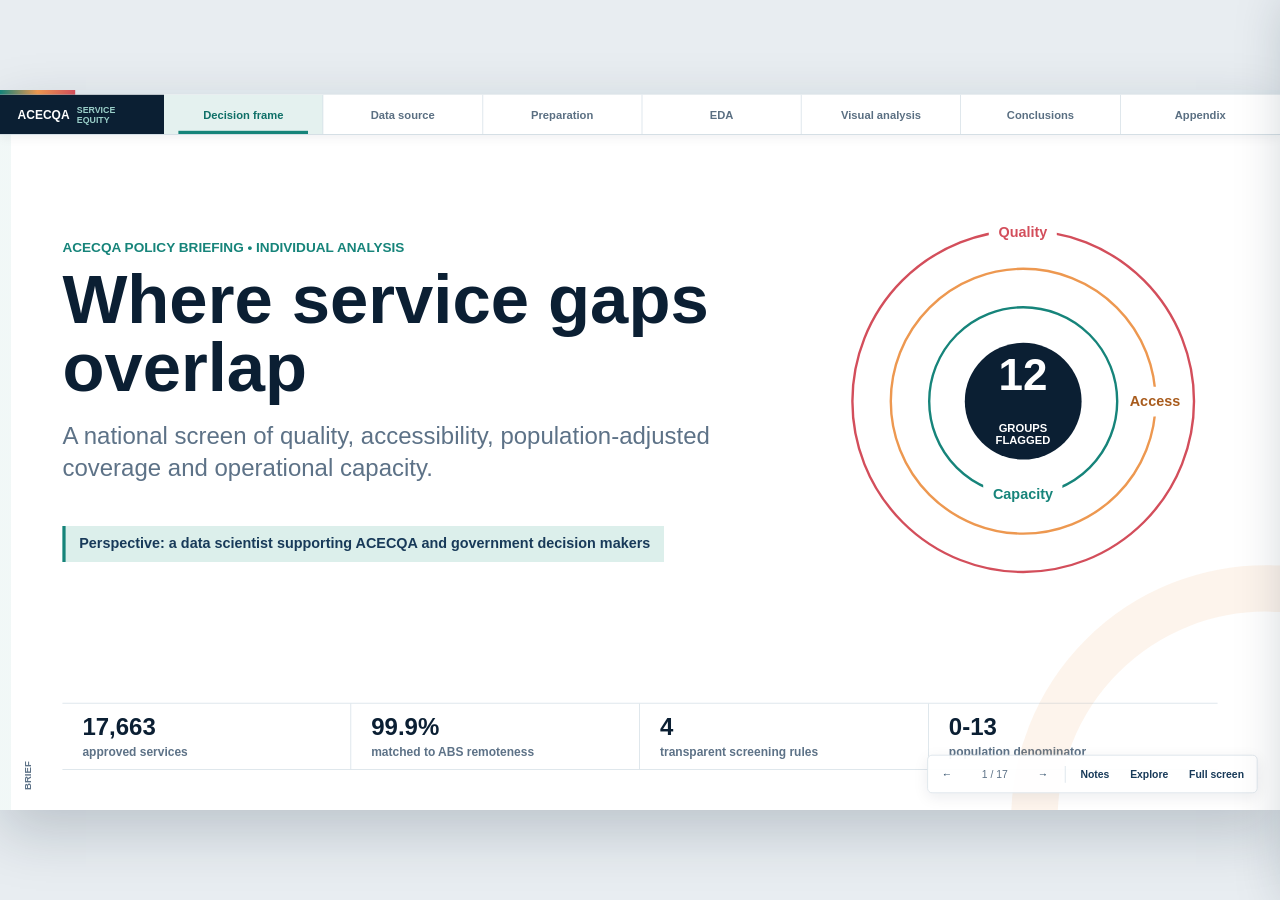
<file: html_ppt/index.html>
<!doctype html>
<html lang="en">
<head>
  <meta charset="utf-8">
  <meta name="viewport" content="width=device-width, initial-scale=1">
  <meta name="description" content="ACECQA policy briefing on overlapping service quality, accessibility, coverage and operational gaps.">
  <title>ACECQA Service Equity Screening</title>
  <link rel="icon" type="image/svg+xml" href="data:image/svg+xml,%3Csvg xmlns='http://www.w3.org/2000/svg' viewBox='0 0 64 64'%3E%3Crect width='64' height='64' rx='10' fill='%230b1f33'/%3E%3Cpath d='M13 45 27 17h10l14 28H40l-2.5-6H25.8l-2.6 6Zm16-15h5.4L31.8 23Z' fill='%23f7f9fa'/%3E%3Ccircle cx='49' cy='15' r='6' fill='%23f0a15e'/%3E%3C/svg%3E">
  <link rel="stylesheet" href="styles.css">
</head>
<body>
  <main class="deck" id="deck" aria-live="polite">
    <div class="progress-track" aria-hidden="true"><div class="progress-fill" id="progress-fill"></div></div>
    <nav class="chapter-nav" aria-label="Presentation sections">
      <div class="chapter-brand"><strong>ACECQA</strong><span>Service equity</span></div>
      <button type="button" data-chapter-start="1" data-chapter-end="2">Decision frame</button>
      <button type="button" data-chapter-start="3" data-chapter-end="3">Data source</button>
      <button type="button" data-chapter-start="4" data-chapter-end="4">Preparation</button>
      <button type="button" data-chapter-start="5" data-chapter-end="6">EDA</button>
      <button type="button" data-chapter-start="7" data-chapter-end="14">Visual analysis</button>
      <button type="button" data-chapter-start="15" data-chapter-end="17">Conclusions</button>
      <button type="button" data-chapter-start="18" data-chapter-end="21">Appendix</button>
    </nav>

    <section class="slide title-slide is-active" data-section="Brief" data-main="true">
      <div class="title-grid">
        <div class="title-copy">
          <p class="eyebrow">ACECQA policy briefing &bull; individual analysis</p>
          <h1>Where service gaps overlap</h1>
          <p class="title-subtitle">A national screen of quality, accessibility, population-adjusted coverage and operational capacity.</p>
          <div class="role-line">Perspective: a data scientist supporting ACECQA and government decision makers</div>
        </div>
        <div class="title-signal" aria-label="Four-dimensional screening framework">
          <div class="signal-ring ring-quality"><span>Quality</span></div>
          <div class="signal-ring ring-access"><span>Access</span></div>
          <div class="signal-ring ring-capacity"><span>Capacity</span></div>
          <div class="signal-core"><strong>12</strong><span>groups<br>flagged</span></div>
        </div>
      </div>
      <div class="metric-strip title-metrics">
        <div><strong>17,663</strong><span>approved services</span></div>
        <div><strong>99.9%</strong><span>matched to ABS remoteness</span></div>
        <div><strong>4</strong><span>transparent screening rules</span></div>
        <div><strong>0-13</strong><span>population denominator</span></div>
      </div>
      <aside class="speaker-note">
        I am [name], presenting as a data scientist supporting ACECQA. The business question is not simply where quality is lower or services are farther from transport. It is where quality, access, population-adjusted coverage and operational capacity gaps overlap, and therefore where ACECQA should investigate next.
      </aside>
    </section>

    <section class="slide" data-section="Decision frame" data-main="true">
      <header class="slide-heading">
        <p class="eyebrow">Key business question</p>
        <h2>The decision problem is overlap, not a single ranking</h2>
      </header>
      <blockquote class="kbq">Where do gaps in service quality, accessibility and operational capacity overlap across Australia, and which geographic groups warrant closer investigation?</blockquote>
      <div class="dimension-grid">
        <article class="dimension quality"><span class="dimension-index">01</span><h3>Quality</h3><p>Below-NQS share and seven quality areas</p></article>
        <article class="dimension access"><span class="dimension-index">02</span><h3>Accessibility</h3><p>Bus and train proximity, kept separate</p></article>
        <article class="dimension coverage"><span class="dimension-index">03</span><h3>Coverage</h3><p>Approved places per 1,000 children</p></article>
        <article class="dimension operations"><span class="dimension-index">04</span><h3>Operations</h3><p>Centre-Based capacity and annual hours</p></article>
      </div>
      <div class="logic-line" aria-label="Analysis logic">
        <span>Observe</span><i></i><span>Compare</span><i></i><span>Adjust</span><i></i><span>Screen</span><i></i><span>Validate locally</span>
      </div>
      <p class="bottom-takeaway">Outcome: a defensible investigation screen, not a causal model or automatic funding allocation.</p>
      <aside class="speaker-note">
        I organise the analysis around four compatible dimensions. Geography is the main hierarchy, while service type is treated as a confounder because the mix of Long Day Care, preschool and OSHC changes across remoteness. The result is a screening tool: it tells decision makers where to validate conditions, not where to allocate resources automatically.
      </aside>
    </section>

    <section class="slide" data-section="Data" data-main="true">
      <header class="slide-heading">
        <p class="eyebrow">Data sources</p>
        <h2>Three sources turn a register into a geographic planning dataset</h2>
      </header>
      <div class="source-stack">
        <article class="source-row">
          <div class="source-number">01</div>
          <div><h3>ACECQA approved services register</h3><p>Service type, ratings, approval details, capacity and operating calendars.</p></div>
          <div class="source-stat"><strong>17,663</strong><span>service records</span></div>
        </article>
        <article class="source-row">
          <div class="source-number">02</div>
          <div><h3>Instructor-enriched location fields</h3><p>Coordinates, nearest bus and train station, and distance to each station.</p></div>
          <div class="source-stat"><strong>114</strong><span>&gt;500 km records reviewed</span></div>
        </article>
        <article class="source-row">
          <div class="source-number">03</div>
          <div><h3>ABS ASGS 2021 and Census DataPack</h3><p>Official Remoteness Area polygons and exact ages 0-13 usual-resident counts.</p></div>
          <div class="source-stat"><strong>4.32m</strong><span>children in scope</span></div>
        </article>
      </div>
      <div class="scope-band">
        <div><span>Unit of analysis</span><strong>Approved service</strong></div>
        <div><span>Geographic join</span><strong>State-specific RA code</strong></div>
        <div><span>Register design</span><strong>Cross-sectional snapshot</strong></div>
      </div>
      <p class="source-citation">Sources: <a href="https://www.acecqa.gov.au/resources/national-registers" target="_blank" rel="noreferrer">ACECQA National Registers</a>; <a href="https://www.abs.gov.au/statistics/standards/australian-statistical-geography-standard-asgs/edition-3-july-2021-june-2026/access-and-downloads/digital-boundary-files" target="_blank" rel="noreferrer">ABS ASGS Edition 3</a>; <a href="https://www.abs.gov.au/census/find-census-data/datapacks" target="_blank" rel="noreferrer">ABS 2021 Census DataPacks</a>.</p>
      <aside class="speaker-note">
        The primary source is the supplied ACECQA service register. I supplement it with the teacher-added location fields, official ABS 2021 Remoteness Area boundaries and Census population counts for exact ages zero to thirteen. The service remains the unit of analysis. Because the register is a current snapshot and the denominator is from 2021, coverage ratios are planning proxies rather than current vacancy estimates.
      </aside>
    </section>

    <section class="slide" data-section="Preparation" data-main="true">
      <header class="slide-heading">
        <p class="eyebrow">Data preparation</p>
        <h2>Preparation preserves the meaning of ratings, calendars and geography</h2>
      </header>
      <div class="pipeline">
        <article><span>01</span><h3>Audit</h3><p>Duplicates, missingness, categories and numeric coercion</p></article>
        <article><span>02</span><h3>Derive</h3><p>Meeting+, Below NQS, capacity, annual weekly hours</p></article>
        <article><span>03</span><h3>Validate</h3><p>Coordinates and implausible transport distances</p></article>
        <article><span>04</span><h3>Spatial join</h3><p>GeoPandas point-in-polygon against ABS RA</p></article>
        <article><span>05</span><h3>Standardise</h3><p>Approved places per 1,000 children aged 0-13</p></article>
        <article><span>06</span><h3>Model</h3><p>Robust adjusted associations, then transparent screening</p></article>
      </div>
      <div class="preparation-grid">
        <div class="decision-list">
          <h3>Analytical safeguards</h3>
          <p><strong>No invented quality score.</strong> Ratings remain ordered categories.</p>
          <p><strong>No global row deletion.</strong> Each analysis uses its own valid denominator.</p>
          <p><strong>No calendar summation.</strong> Annual, school-term and holiday schedules remain separate.</p>
          <p><strong>No capacity comparison for Family Day Care.</strong> Approved places are not comparable.</p>
        </div>
        <div class="audit-panel">
          <div><strong>0</strong><span>duplicate service IDs</span></div>
          <div><strong>841</strong><span>overlapping sessions merged</span></div>
          <div><strong>17,652</strong><span>services matched to RA</span></div>
        </div>
      </div>
      <aside class="speaker-note">
        The cleaning strategy is analysis-specific rather than complete-case deletion. Ratings remain ordinal categories, transport extremes are reviewed instead of mechanically dropped, and overlapping daily sessions are merged using interval unions. GeoPandas assigns each valid point to an official ABS Remoteness Area. Population is joined using the state-specific RA code, avoiding accidental joins between identically named remoteness categories in different states.
      </aside>
    </section>

    <section class="slide visual-slide" data-section="EDA" data-main="true">
      <header class="slide-heading compact">
        <p class="eyebrow">EDA 1 &bull; readiness</p>
        <h2>Missingness changes the denominator more than the map</h2>
      </header>
      <div class="visual-with-rail rail-narrow">
        <button class="image-button" data-image="assets/images/E01_data_readiness.png" title="Enlarge data-readiness figure">
          <img src="assets/images/E01_data_readiness.png" alt="Data readiness chart showing variable missingness and analysis-specific sample sizes">
        </button>
        <aside class="insight-rail">
          <div class="rail-stat"><strong>92.5%</strong><span>recognised overall rating</span></div>
          <div class="rail-stat warning"><strong>39.3%</strong><span>annual hours missing</span></div>
          <div class="rail-stat"><strong>60.6%</strong><span>annual-hours model sample</span></div>
          <p>Every percentage and model reports its own valid <em>n</em>.</p>
        </aside>
      </div>
      <p class="figure-note">Rows are retained for analyses where their required variables are valid; missing hours do not remove a service from geographic or quality analysis.</p>
      <aside class="speaker-note">
        EDA shows that geographic coverage is almost complete, while ratings are available for 92.5 percent of services. Hours are different: annual hours are missing for 39.3 percent, leaving 10,708 complete model records. I therefore report a different denominator for every analysis rather than deleting nearly forty percent of the register globally.
      </aside>
    </section>

    <section class="slide" data-section="EDA" data-main="true">
      <header class="slide-heading">
        <p class="eyebrow">EDA 2 &bull; distributions</p>
        <h2>Right-skew and service structure determine the visual and model choices</h2>
      </header>
      <div class="stats-table-wrap">
        <table class="stats-table">
          <thead><tr><th>Measure</th><th>Scope</th><th>Valid n</th><th>Missing</th><th>Mean</th><th>Median</th><th>P90</th></tr></thead>
          <tbody>
            <tr><td>Bus distance</td><td>All services</td><td>17,663</td><td>0.0%</td><td>32.1 km</td><td>10.2 km</td><td>76.2 km</td></tr>
            <tr><td>Train distance</td><td>All services</td><td>17,663</td><td>0.0%</td><td>11.4 km</td><td>2.5 km</td><td>20.6 km</td></tr>
            <tr><td>Nearest listed transport</td><td>All services</td><td>17,663</td><td>0.0%</td><td>9.5 km</td><td>2.3 km</td><td>16.0 km</td></tr>
            <tr><td>Approved places</td><td>Centre-Based</td><td>17,244</td><td>0.0%</td><td>68.8</td><td>60.0</td><td>120.0</td></tr>
            <tr><td>Annual hours / week</td><td>All services</td><td>10,716</td><td>39.3%</td><td>54.0 h</td><td>55.0 h</td><td>60.0 h</td></tr>
          </tbody>
        </table>
      </div>
      <div class="eda-decisions">
        <article><span>Distribution</span><strong>Use medians, P90 and log distance</strong><p>Means are pulled upward by the long transport tail.</p></article>
        <article><span>Comparability</span><strong>Restrict capacity to Centre-Based Care</strong><p>Family Day Care lacks a comparable approved-place measure.</p></article>
        <article><span>Confounding</span><strong>Control state, remoteness and broad type</strong><p>Sample composition changes substantially across geography.</p></article>
      </div>
      <aside class="speaker-note">
        The descriptive statistics explain several design choices. Transport distances are strongly right-skewed, so the presentation uses medians, the 90th percentile and logarithmic scales. Capacity is restricted to Centre-Based Care. EDA also showed different state-remoteness structures and operating-hour distributions by service type, motivating geographic and service-type controls in the adjusted models.
      </aside>
    </section>

    <section class="slide visual-slide" data-section="National landscape" data-main="true">
      <header class="slide-heading compact">
        <p class="eyebrow">1 &bull; national landscape</p>
        <h2>Approved services cluster along coastal urban corridors</h2>
      </header>
      <div class="visual-with-rail">
        <button class="image-button" data-image="assets/images/01_spatial_landscape.png" title="Enlarge national service map">
          <img src="assets/images/01_spatial_landscape.png" alt="Map of Australia showing service density and median transport distance in equal-area grid cells">
        </button>
        <aside class="insight-rail">
          <span class="rail-label">Read this as</span>
          <h3>Observed provision</h3>
          <p>Bubble area is service count in a 75 km equal-area cell.</p>
          <p>Colour is median distance to the nearest listed transport mode.</p>
          <p class="caution">Counts alone do not show unmet need.</p>
          <button class="explore-button" data-explorer="landscape">Open live explorer</button>
        </aside>
      </div>
      <aside class="speaker-note">
        The national map establishes the spatial landscape. Services cluster around coastal population centres. Inland cells generally contain fewer observed services and longer transport distances. This is not yet a coverage claim because the map has no population denominator. The live explorer allows state, remoteness, service type and metric filtering if I need to drill into a specific area during the presentation.
      </aside>
    </section>

    <section class="slide visual-slide" data-section="Service structure" data-main="true">
      <header class="slide-heading compact">
        <p class="eyebrow">2 &bull; service mix</p>
        <h2>Service composition changes with remoteness</h2>
      </header>
      <div class="visual-with-rail rail-wide">
        <button class="image-button" data-image="assets/images/02_service_mix_confounder.png" title="Enlarge service-mix heatmap">
          <img src="assets/images/02_service_mix_confounder.png" alt="Heatmap of detailed service offering prevalence gaps by remoteness">
        </button>
        <aside class="insight-rail">
          <span class="rail-label">Largest shift</span>
          <div class="big-callout">+40.7<span>pp</span></div>
          <p>School-based preschool prevalence in Very Remote Australia versus its national prevalence.</p>
          <p class="caution">Offerings overlap; cells are not market shares.</p>
        </aside>
      </div>
      <p class="bottom-takeaway">Implication: raw geographic quality and hours comparisons can partly reflect a different service mix.</p>
      <aside class="speaker-note">
        Before comparing outcomes, I check composition. School-based preschool is 40.7 percentage points more prevalent in Very Remote Australia than nationally, while Long Day Care and OSHC offerings are less prevalent. Because offerings overlap, these are prevalence gaps rather than shares. The main implication is that geography and service mix must be considered together.
      </aside>
    </section>

    <section class="slide visual-slide" data-section="Quality" data-main="true">
      <header class="slide-heading compact">
        <p class="eyebrow">3 &bull; quality</p>
        <h2>Quality differences are geographic, but raw comparisons are compositional</h2>
      </header>
      <div class="visual-with-rail">
        <button class="image-button" data-image="assets/images/03_quality_geography.png" title="Enlarge quality geography figure">
          <img src="assets/images/03_quality_geography.png" alt="Rating composition by state and remoteness with quality-area benchmark gaps">
        </button>
        <aside class="insight-rail">
          <div class="rail-stat danger"><strong>21.9%</strong><span>NT Below NQS among rated services</span></div>
          <div class="rail-stat danger"><strong>30.6%</strong><span>Very Remote Below NQS</span></div>
          <div class="rail-stat"><strong>QA1</strong><span>highest national Below-NQS area: 6.2%</span></div>
          <p>Recognised ratings only; benchmark cells include rated <em>n</em>.</p>
          <button class="explore-button" data-explorer="quality">Explore quality</button>
        </aside>
      </div>
      <aside class="speaker-note">
        Among rated services, the Northern Territory has the highest state-level Below-NQS share at 21.9 percent. Across remoteness, the unadjusted Below-NQS share rises from 7.8 percent in Major Cities to 30.6 percent in Very Remote areas. Quality Area 1 is the weakest nationally. These remain descriptive comparisons and may reflect both sample size and service composition.
      </aside>
    </section>

    <section class="slide visual-slide" data-section="Accessibility" data-main="true">
      <header class="slide-heading compact">
        <p class="eyebrow">4 &bull; accessibility</p>
        <h2>Transport distance rises rapidly with remoteness</h2>
      </header>
      <div class="visual-with-rail rail-narrow">
        <button class="image-button" data-image="assets/images/04_accessibility_geography.png" title="Enlarge transport accessibility figure">
          <img src="assets/images/04_accessibility_geography.png" alt="Median and 90th percentile bus and train distance profiles by remoteness">
        </button>
        <aside class="insight-rail">
          <span class="rail-label">Nearest listed mode</span>
          <div class="distance-pair"><div><strong>1.89</strong><span>km<br>Major Cities</span></div><b>&rarr;</b><div><strong>230.03</strong><span>km<br>Very Remote</span></div></div>
          <p>Bus and train remain separate because no rail is not the same as no transport.</p>
          <p class="caution">Distance is not travel time, frequency or affordability.</p>
        </aside>
      </div>
      <aside class="speaker-note">
        Accessibility has the clearest geographic gradient. Median distance to the nearest listed bus or train service rises from 1.89 kilometres in Major Cities to 230 kilometres in Very Remote Australia. The 90th percentile also grows sharply, revealing a long-access tail. This is a proximity proxy only; it does not measure route frequency, cost or actual family travel.
      </aside>
    </section>

    <section class="slide visual-slide" data-section="Coverage" data-main="true">
      <header class="slide-heading compact">
        <p class="eyebrow">5 &bull; population-adjusted coverage</p>
        <h2>Population adjustment reveals lower approved-place intensity outside major cities</h2>
      </header>
      <div class="visual-with-rail rail-wide">
        <button class="image-button" data-image="assets/images/04b_population_adjusted_coverage.png" title="Enlarge population-adjusted coverage figure">
          <img src="assets/images/04b_population_adjusted_coverage.png" alt="Map and heatmap of Centre-Based approved places per 1,000 children aged 0 to 13">
        </button>
        <aside class="insight-rail">
          <span class="rail-label">Approved places / 1,000 children</span>
          <div class="distance-pair stacked"><div><strong>293.9</strong><span>Major Cities</span></div><b>&darr;</b><div><strong>141.2</strong><span>Very Remote</span></div></div>
          <p>National benchmark: <strong>274.6</strong></p>
          <p class="caution">Places are not vacancies, enrolments or demand.</p>
          <button class="explore-button" data-explorer="coverage">Explore coverage</button>
        </aside>
      </div>
      <aside class="speaker-note">
        Raw service counts become more policy-relevant after adding a population denominator. Centre-Based approved places fall from 293.9 per thousand children in Major Cities to 141.2 in Very Remote Australia. State-remoteness cells reveal substantial within-state variation. However, these are current approved places divided by 2021 population, so the measure is a planning proxy rather than a vacancy or unmet-demand rate.
      </aside>
    </section>

    <section class="slide visual-slide" data-section="Quality x accessibility" data-main="true">
      <header class="slide-heading compact">
        <p class="eyebrow">6 &bull; adjusted association</p>
        <h2>Adjustment substantially weakens the raw quality-accessibility gradient</h2>
      </header>
      <div class="visual-with-rail rail-narrow">
        <button class="image-button" data-image="assets/images/05_adjusted_quality_accessibility.png" title="Enlarge adjusted quality-accessibility figure">
          <img src="assets/images/05_adjusted_quality_accessibility.png" alt="Adjusted Meeting NQS or above probability curves for bus and train distance">
        </button>
        <aside class="insight-rail">
          <div class="model-result bus"><span>Bus distance doubling</span><strong>OR 0.965</strong><small>95% CI 0.934-0.998</small></div>
          <div class="model-result train"><span>Train distance doubling</span><strong>OR 1.003</strong><small>95% CI 0.973-1.035</small></div>
          <p>Controls: remoteness, state and broad service type.</p>
          <p class="caution">Association is not causation.</p>
        </aside>
      </div>
      <p class="bottom-takeaway">Most of the raw gradient is geographic or compositional; transport distance alone is not a sufficient quality intervention target.</p>
      <aside class="speaker-note">
        Raw quintiles suggest lower quality at longer distances. After controlling for remoteness, state and broad service type, the association becomes much smaller. The bus odds ratio is 0.965 per distance doubling, while the train estimate is effectively one. This indicates that much of the raw pattern is geographic or compositional. The models remain observational and do not establish a causal transport effect.
      </aside>
    </section>

    <section class="slide visual-slide" data-section="Operations" data-main="true">
      <header class="slide-heading compact">
        <p class="eyebrow">7 &bull; operations</p>
        <h2>Capacity declines with remoteness; opening-hours evidence is weaker</h2>
      </header>
      <div class="visual-with-rail">
        <button class="image-button" data-image="assets/images/06_operational_geography.png" title="Enlarge operational geography figure">
          <img src="assets/images/06_operational_geography.png" alt="Capacity and annual opening hours by remoteness with adjusted transport effects">
        </button>
        <aside class="insight-rail">
          <div class="capacity-drop"><div><strong>66</strong><span>places<br>Major Cities</span></div><b>&rarr;</b><div><strong>26</strong><span>places<br>Very Remote</span></div></div>
          <div class="model-result compact-result"><span>Bus distance doubling</span><strong>-1.64% capacity</strong><small>95% CI -2.13 to -1.14</small></div>
          <p>Adjusted annual-hours effects are near zero for both modes.</p>
          <p class="caution">Hours use annual-calendar records only.</p>
        </aside>
      </div>
      <aside class="speaker-note">
        Operational capacity shows a clearer gradient than opening hours. Median Centre-Based capacity falls from 66 places in Major Cities to 26 in Very Remote areas. After geographic adjustment, a doubling of bus distance is associated with 1.64 percent lower capacity. Adjusted opening-hours estimates are close to zero. Approved places are not occupancy, staffing or waitlists, and annual hours cover only 60.6 percent of the register.
      </aside>
    </section>

    <section class="slide visual-slide" data-section="Synthesis" data-main="true">
      <header class="slide-heading compact">
        <p class="eyebrow">8 &bull; multidimensional screening</p>
        <h2>Twelve geographic groups cross all four national benchmarks</h2>
      </header>
      <div class="visual-with-rail rail-wide">
        <button class="image-button" data-image="assets/images/07_multidimensional_screening.png" title="Enlarge multidimensional screening figure">
          <img src="assets/images/07_multidimensional_screening.png" alt="Four-panel profile of geographic groups crossing quality, transport, facility-size and population coverage benchmarks">
        </button>
        <aside class="insight-rail">
          <div class="screen-rule"><span>1</span><p>Below-NQS rate above national</p></div>
          <div class="screen-rule"><span>2</span><p>Transport distance above national median</p></div>
          <div class="screen-rule"><span>3</span><p>Median capacity below national</p></div>
          <div class="screen-rule"><span>4</span><p>Places per child below national</p></div>
          <button class="explore-button" data-explorer="screening">Inspect all groups</button>
        </aside>
      </div>
      <p class="figure-note">Centre-Based State &times; Remoteness groups with at least 20 rated services. No weighted score is created.</p>
      <aside class="speaker-note">
        I combine four compatible Centre-Based measures using transparent national benchmarks and a minimum of twenty rated services. Twelve state-remoteness groups meet all four rules. The chart keeps each dimension visible instead of collapsing them into an arbitrary weighted score. These flags identify where investigation should begin; they are not proof of disadvantage.
      </aside>
    </section>

    <section class="slide" data-section="Limitations" data-main="true">
      <header class="slide-heading">
        <p class="eyebrow">Interpretation boundaries</p>
        <h2>The screen is useful only when its limitations stay visible</h2>
      </header>
      <div class="limits-grid">
        <article><span>Time</span><h3>Snapshot, not trend</h3><p>A current register cannot establish changes or causes.</p></article>
        <article><span>Denominator</span><h3>2021 versus current</h3><p>Census population and the service snapshot are not contemporaneous.</p></article>
        <article><span>Need</span><h3>Places are not demand</h3><p>No enrolment, vacancy, waitlist or staffing data are available.</p></article>
        <article><span>Access</span><h3>Distance is a proxy</h3><p>No travel time, frequency, cost, route quality or car access.</p></article>
        <article><span>Population</span><h3>Age fit is broad</h3><p>Ages 0-13 do not match every offering's eligible population.</p></article>
        <article><span>Geography</span><h3>Aggregation hides variation</h3><p>RA groups can conceal local pockets and small-cell uncertainty.</p></article>
      </div>
      <div class="guardrail"><strong>Decision guardrail</strong><span>Use the flags to commission local validation, not to label communities or allocate resources directly.</span></div>
      <aside class="speaker-note">
        The main limitations affect the interpretation, not just the methods. The data are cross-sectional, the denominator is older than the register, and approved places are not vacancies or demand. Distance omits many dimensions of real access, and broad remoteness areas can hide local variation. Small remote cells are particularly uncertain. Therefore the appropriate use is targeted validation, not direct resource allocation.
      </aside>
    </section>

    <section class="slide" data-section="Recommendations" data-main="true">
      <header class="slide-heading">
        <p class="eyebrow">Decision recommendations</p>
        <h2>Turn the screen into three policy decisions</h2>
      </header>
      <div class="action-roadmap">
        <article class="action-now"><div class="action-time">Now</div><h3>Commission joint local reviews</h3><p>Validate QA1 standards, rated samples, utilisation, waitlists and realistic journeys in the 12 groups.</p><span>Owner: ACECQA + state regulators</span></article>
        <article class="action-next"><div class="action-time">Next</div><h3>Match action to the diagnosed gap</h3><p>Use support or regulatory follow-up for quality; test flexible provision or transport coordination where access need is confirmed.</p><span>Owner: ACECQA + governments</span></article>
        <article class="action-embed"><div class="action-time">Embed</div><h3>Monitor national consistency</h3><p>Refresh the four indicators and track whether quality and access gaps narrow across jurisdictions.</p><span>Owner: analytics and reporting</span></article>
      </div>
      <div class="priority-band">
        <strong>Immediate decision</strong>
        <p>Authorise the 12-group review and require a local evidence brief before intervention.</p>
      </div>
      <aside class="speaker-note">
        I recommend three linked decisions. First, ACECQA and jurisdictional regulators should review the 12 flagged groups, confirming QA1 standards, rated samples, utilisation, waitlists and realistic journeys. Second, match action to the diagnosed gap: apply guidance, training or regulatory follow-up for confirmed quality weaknesses, and consider flexible provision or transport coordination only where unmet access is verified. Third, refresh the four indicators as a national equity monitor. This supports consistent National Law implementation without turning a preliminary screen into automatic funding or enforcement.
      </aside>
    </section>

    <section class="slide closing-slide" data-section="Conclusion" data-main="true">
      <div class="closing-content">
        <p class="eyebrow">Conclusion and decision</p>
        <h2>Three decisions for ACECQA and governments</h2>
        <p class="closing-lead">Very Remote Australia combines a 230 km median distance, about 141 approved places per 1,000 children and smaller centres. Twelve groups cross all four screening benchmarks, while adjustment shows that distance alone does not explain quality.</p>
        <div class="closing-findings">
          <article><strong>Quality</strong><span>Target guidance, training or regulatory follow-up at confirmed QA1 weaknesses</span></article>
          <article><strong>Access</strong><span>Use current demand and journey evidence to choose local service or transport responses</span></article>
          <article><strong>Governance</strong><span>Refresh the screen with jurisdictions and monitor consistency under the National Law</span></article>
        </div>
        <div class="final-message">Prioritise the 12 groups for evidence and tailored support, not automatic funding or enforcement.</div>
      </div>
      <aside class="speaker-note">
        To conclude, prioritise the 12 groups for evidence and tailored support. For quality, target confirmed QA1 weaknesses. For access, use current demand, utilisation and journey evidence to decide whether additional or flexible services, transport coordination, or no immediate intervention is appropriate. For governance, monitor the same indicators with states and territories to assess whether outcomes become more consistent. These decisions translate the analysis into action for children and families while respecting its limits: the screen identifies where to investigate, not where to fund or enforce automatically.
      </aside>
    </section>

    <section class="slide visual-slide appendix-slide" data-section="Appendix" data-main="false">
      <header class="slide-heading compact"><p class="eyebrow">Appendix A1</p><h2>State samples have different remoteness structures</h2></header>
      <button class="image-button appendix-figure" data-image="assets/images/E03_geographic_sample_structure.png" title="Enlarge sample-structure heatmap"><img src="assets/images/E03_geographic_sample_structure.png" alt="State by remoteness sample composition heatmap"></button>
      <aside class="speaker-note">This EDA figure motivates simultaneous adjustment for state and remoteness and the use of minimum-n rules for remote cells.</aside>
    </section>

    <section class="slide visual-slide appendix-slide" data-section="Appendix" data-main="false">
      <header class="slide-heading compact"><p class="eyebrow">Appendix A2</p><h2>Raw operational relationships require adjustment</h2></header>
      <button class="image-button appendix-figure" data-image="assets/images/E04_raw_relationship_diagnostics.png" title="Enlarge raw-relationship diagnostics"><img src="assets/images/E04_raw_relationship_diagnostics.png" alt="Hexbin plots of transport distance against capacity and annual hours"></button>
      <aside class="speaker-note">Hexbin aggregation reduces overplotting and shows why simple service-level correlations would be misleading.</aside>
    </section>

    <section class="slide appendix-slide" data-section="Appendix" data-main="false">
      <header class="slide-heading"><p class="eyebrow">Appendix A3</p><h2>Adjusted model specifications</h2></header>
      <div class="model-grid">
        <article><span>Quality</span><h3>Binomial GLM + HC1</h3><code>Meeting+ ~ log2(distance + 0.1) + remoteness + service type + state</code><p>n = 16,326</p></article>
        <article><span>Capacity</span><h3>Log-capacity OLS + HC3</h3><code>log(places) ~ log2(distance + 0.1) + remoteness + state</code><p>Centre-Based n = 17,233</p></article>
        <article><span>Hours</span><h3>Annual-hours OLS + HC3</h3><code>hours ~ log2(distance + 0.1) + remoteness + service type + state</code><p>n = 10,708</p></article>
      </div>
      <div class="guardrail"><strong>Inference</strong><span>Robust intervals quantify uncertainty around adjusted associations; they do not identify causal effects.</span></div>
      <aside class="speaker-note">All models use bus and train separately. The quality figure displays average adjusted predictions over the observed covariate distribution.</aside>
    </section>

    <section class="slide appendix-slide" data-section="Appendix" data-main="false">
      <header class="slide-heading"><p class="eyebrow">Appendix A4</p><h2>Supporting analyses retained outside the core story</h2></header>
      <div class="appendix-gallery">
        <button class="image-button" data-image="assets/images/A01_service_offering_portfolio.png" title="Open service offering portfolio"><img src="assets/images/A01_service_offering_portfolio.png" alt="Detailed service offering portfolio"><span>Detailed offering portfolio</span></button>
        <button class="image-button" data-image="assets/images/A02_quality_by_offering.png" title="Open quality by offering"><img src="assets/images/A02_quality_by_offering.png" alt="Quality outcomes by detailed offering"><span>Quality by offering</span></button>
        <button class="image-button" data-image="assets/images/A03_unadjusted_quality_accessibility.png" title="Open unadjusted accessibility"><img src="assets/images/A03_unadjusted_quality_accessibility.png" alt="Unadjusted quality by distance quintile"><span>Unadjusted distance quintiles</span></button>
        <button class="image-button" data-image="assets/images/A04_approval_cohorts.png" title="Open approval cohort figure"><img src="assets/images/A04_approval_cohorts.png" alt="Current-register approval cohorts"><span>Approval cohorts</span></button>
      </div>
      <aside class="speaker-note">These figures remain available for questions but are secondary to the geographic decision narrative.</aside>
    </section>

    <nav class="deck-controls" aria-label="Presentation controls">
      <button type="button" id="prev-button" title="Previous slide" aria-label="Previous slide">&#8592;</button>
      <div class="slide-counter" id="slide-counter">1 / 17</div>
      <button type="button" id="next-button" title="Next slide" aria-label="Next slide">&#8594;</button>
      <span class="control-divider"></span>
      <button type="button" id="notes-button" title="Speaker notes" aria-label="Toggle speaker notes">Notes</button>
      <button type="button" id="explorers-button" title="Interactive explorers" aria-label="Open interactive explorer menu">Explore</button>
      <button type="button" id="fullscreen-button" title="Full screen" aria-label="Toggle full screen">Full screen</button>
    </nav>
    <div class="section-indicator" id="section-indicator">Brief</div>
  </main>

  <aside class="notes-drawer" id="notes-drawer" aria-hidden="true">
    <div class="drawer-head"><div><span>Speaker notes</span><strong id="notes-title"></strong></div><button type="button" id="notes-close" aria-label="Close notes">&#215;</button></div>
    <div class="drawer-body" id="notes-body"></div>
  </aside>

  <div class="overlay" id="explorer-overlay" hidden>
    <div class="overlay-toolbar">
      <div><span>Interactive explorer</span><strong id="explorer-title">Service landscape</strong></div>
      <div class="overlay-actions"><a id="explorer-popout" href="#" target="_blank" rel="noreferrer">Open in new tab</a><button type="button" id="explorer-close">Close</button></div>
    </div>
    <div class="explorer-stage"><div class="explorer-loading" id="explorer-loading">Loading explorer...</div><iframe id="explorer-frame" title="Interactive data explorer" loading="lazy"></iframe></div>
  </div>

  <div class="overlay image-overlay" id="image-overlay" hidden>
    <div class="overlay-toolbar"><div><span>Figure detail</span><strong id="image-title">Visualisation</strong></div><div class="overlay-actions"><button type="button" id="image-close">Close</button></div></div>
    <div class="image-stage"><img id="image-full" alt="Enlarged presentation figure"></div>
  </div>

  <div class="overlay explorer-menu" id="explorer-menu" hidden>
    <div class="explorer-menu-panel">
      <div class="menu-head"><div><span>Live analysis</span><h2>Interactive explorers</h2></div><button type="button" id="explorer-menu-close" aria-label="Close explorer menu">&#215;</button></div>
      <div class="explorer-list">
        <button type="button" data-explorer="landscape"><span>01</span><strong>Service landscape</strong><small>Map layers, state, remoteness and service type</small></button>
        <button type="button" data-explorer="quality"><span>02</span><strong>Quality geography</strong><small>Actual rates and service-type benchmark gaps</small></button>
        <button type="button" data-explorer="coverage"><span>03</span><strong>Population coverage</strong><small>Places and services per 1,000 children</small></button>
        <button type="button" data-explorer="screening"><span>04</span><strong>Geographic screening</strong><small>Four rules, uncertainty and group details</small></button>
      </div>
    </div>
  </div>

  <script src="deck.js"></script>
</body>
</html>
</file>
<file: html_ppt/styles.css>
:root {
  --ink: #0b1f33;
  --ink-2: #183a59;
  --muted: #5d7287;
  --line: #d8e1e8;
  --paper: #ffffff;
  --canvas: #e8edf1;
  --soft: #f3f6f8;
  --teal: #16847a;
  --teal-soft: #dcefeb;
  --coral: #d34e5b;
  --coral-soft: #f8e5e8;
  --amber: #ed9850;
  --amber-soft: #fcebdc;
  --violet: #7545d7;
  --violet-soft: #ece5fb;
  --blue: #3679a8;
  --blue-soft: #e2edf5;
  --slide-w: 1600px;
  --slide-h: 900px;
}

* { box-sizing: border-box; }
html, body { width: 100%; height: 100%; margin: 0; overflow: hidden; }
body {
  background: var(--canvas);
  color: var(--ink);
  font-family: "Segoe UI", Arial, sans-serif;
  letter-spacing: 0;
}
button, a { font: inherit; letter-spacing: 0; }
button { color: inherit; }

.deck {
  position: absolute;
  left: 50%;
  top: 50%;
  width: var(--slide-w);
  height: var(--slide-h);
  overflow: hidden;
  background: var(--paper);
  box-shadow: 0 28px 70px rgba(11, 31, 51, .2);
  transform-origin: center center;
}

.progress-track { position: absolute; inset: 0 0 auto; height: 6px; background: #dfe7ec; z-index: 40; }
.progress-fill { height: 100%; width: 0; background: linear-gradient(90deg, var(--teal), var(--amber), var(--coral)); transition: width .28s ease; }

.chapter-nav {
  position: absolute;
  z-index: 55;
  top: 6px;
  left: 0;
  right: 0;
  height: 50px;
  display: grid;
  grid-template-columns: 205px repeat(7, minmax(0, 1fr));
  align-items: stretch;
  border-bottom: 1px solid #cbd7df;
  background: rgba(255, 255, 255, .97);
  box-shadow: 0 4px 13px rgba(11, 31, 51, .06);
}
.chapter-brand {
  display: flex;
  align-items: center;
  gap: 9px;
  padding: 0 22px;
  background: var(--ink);
  color: #fff;
}
.chapter-brand strong { font-size: 15px; letter-spacing: 0; }
.chapter-brand span { color: #9acfc9; font-size: 11px; font-weight: 750; text-transform: uppercase; }
.chapter-nav button {
  position: relative;
  border: 0;
  border-right: 1px solid var(--line);
  background: transparent;
  color: #5a6f82;
  cursor: pointer;
  font-size: 14px;
  font-weight: 750;
  white-space: nowrap;
}
.chapter-nav button:last-child { border-right: 0; }
.chapter-nav button:hover { background: #f2f6f7; color: var(--ink); }
.chapter-nav button.is-active { background: #e4f1ef; color: #0e6f67; font-weight: 850; }
.chapter-nav button.is-active::after {
  content: "";
  position: absolute;
  left: 18px;
  right: 18px;
  bottom: 0;
  height: 4px;
  background: var(--teal);
}
.chapter-nav button:focus-visible { outline: 3px solid rgba(22, 132, 122, .32); outline-offset: -3px; }

.slide {
  position: absolute;
  inset: 0;
  display: none;
  padding: 84px 78px 72px;
  overflow: hidden;
  background:
    linear-gradient(90deg, rgba(22, 132, 122, .06) 0, rgba(22, 132, 122, .06) 14px, transparent 14px),
    var(--paper);
}
.slide.is-active { display: block; opacity: 1; transform: none; animation: none; }
@keyframes slide-in { from { opacity: 0; transform: translateY(7px); } to { opacity: 1; transform: none; } }

.slide::after {
  content: "";
  position: absolute;
  width: 340px;
  height: 340px;
  right: -240px;
  bottom: -250px;
  border: 38px solid rgba(237, 152, 80, .11);
  border-radius: 50%;
  pointer-events: none;
}
.title-slide::after { width: 520px; height: 520px; right: -300px; bottom: -330px; border-width: 58px; }

.eyebrow {
  margin: 0 0 11px;
  color: var(--teal);
  font-size: 17px;
  line-height: 1.2;
  font-weight: 800;
  text-transform: uppercase;
}
h1, h2, h3, p { margin-top: 0; }
h1 { margin-bottom: 24px; font-size: 86px; line-height: .98; font-weight: 790; max-width: 850px; }
h2 { margin-bottom: 0; max-width: 1320px; font-size: 47px; line-height: 1.07; font-weight: 770; }
h3 { font-size: 25px; line-height: 1.16; }
p { font-size: 23px; line-height: 1.44; }
a { color: var(--ink-2); text-decoration-color: var(--teal); text-underline-offset: 3px; }

.slide-heading { min-height: 120px; margin-bottom: 27px; }
.slide-heading.compact { min-height: 102px; margin-bottom: 12px; }
.title-grid { display: grid; grid-template-columns: minmax(0, 1.55fr) minmax(420px, .85fr); align-items: center; gap: 70px; min-height: 610px; }
.title-subtitle { max-width: 860px; color: var(--muted); font-size: 30px; line-height: 1.35; }
.role-line { display: inline-block; margin-top: 22px; padding: 12px 17px; border-left: 4px solid var(--teal); background: var(--teal-soft); color: var(--ink-2); font-size: 18px; font-weight: 700; }

.title-signal { position: relative; width: 430px; height: 430px; margin: auto; }
.signal-ring, .signal-core { position: absolute; border-radius: 50%; display: grid; place-items: center; }
.signal-ring { border: 3px solid; background: rgba(255,255,255,.85); font-weight: 800; }
.signal-ring span { padding: 8px 12px; background: var(--paper); border-radius: 4px; font-size: 18px; }
.ring-quality { inset: 0; border-color: var(--coral); }
.ring-access { inset: 48px; border-color: var(--amber); }
.ring-capacity { inset: 96px; border-color: var(--teal); }
.ring-quality span { transform: translateY(-211px); color: var(--coral); }
.ring-access span { transform: translateX(165px); color: #a85b1c; }
.ring-capacity span { transform: translateY(116px); color: var(--teal); }
.signal-core { inset: 142px; background: var(--ink); color: #fff; text-align: center; }
.signal-core strong { display: block; font-size: 55px; line-height: .9; }
.signal-core span { font-size: 14px; line-height: 1.15; font-weight: 700; text-transform: uppercase; }

.metric-strip { display: grid; grid-template-columns: repeat(4, 1fr); border-top: 1px solid var(--line); border-bottom: 1px solid var(--line); }
.metric-strip > div { min-height: 80px; padding: 14px 25px; border-right: 1px solid var(--line); }
.metric-strip > div:last-child { border-right: 0; }
.metric-strip strong { display: block; font-size: 30px; line-height: 1; }
.metric-strip span { display: block; margin-top: 7px; color: var(--muted); font-size: 15px; font-weight: 650; }
.title-metrics { position: absolute; left: 78px; right: 78px; bottom: 50px; }

.kbq { margin: 0 0 28px; padding: 22px 28px; border-left: 7px solid var(--teal); background: var(--soft); color: var(--ink-2); font-size: 31px; line-height: 1.32; font-weight: 650; }
.dimension-grid { display: grid; grid-template-columns: repeat(4, 1fr); gap: 14px; }
.dimension { min-height: 205px; padding: 24px; border-top: 6px solid; background: var(--soft); }
.dimension-index { display: block; margin-bottom: 31px; color: var(--muted); font-size: 15px; font-weight: 800; }
.dimension h3 { margin-bottom: 9px; font-size: 30px; }
.dimension p { margin: 0; color: var(--muted); font-size: 19px; }
.dimension.quality { border-color: var(--coral); }
.dimension.access { border-color: var(--amber); }
.dimension.coverage { border-color: var(--violet); }
.dimension.operations { border-color: var(--teal); }
.logic-line { display: flex; align-items: center; justify-content: center; gap: 13px; margin-top: 28px; color: var(--ink-2); font-size: 16px; font-weight: 800; text-transform: uppercase; }
.logic-line i { width: 48px; height: 1px; background: var(--line); position: relative; }
.logic-line i::after { content: ">"; position: absolute; right: -2px; top: -10px; color: var(--muted); font-style: normal; }
.bottom-takeaway { margin: 17px 0 0; color: var(--muted); font-size: 17px; text-align: center; }

.source-stack { display: grid; gap: 13px; }
.source-row { display: grid; grid-template-columns: 64px 1fr 230px; align-items: center; min-height: 142px; padding: 22px 26px; border: 1px solid var(--line); border-left: 6px solid var(--teal); background: #fff; }
.source-row:nth-child(2) { border-left-color: var(--amber); }
.source-row:nth-child(3) { border-left-color: var(--violet); }
.source-number { color: var(--muted); font-size: 17px; font-weight: 800; }
.source-row h3 { margin-bottom: 7px; }
.source-row p { margin: 0; color: var(--muted); font-size: 19px; }
.source-stat { text-align: right; }
.source-stat strong { display: block; font-size: 36px; }
.source-stat span { color: var(--muted); font-size: 14px; font-weight: 700; }
.scope-band { display: grid; grid-template-columns: repeat(3, 1fr); gap: 1px; margin-top: 16px; background: var(--line); border: 1px solid var(--line); }
.scope-band > div { padding: 14px 18px; background: var(--soft); }
.scope-band span, .scope-band strong { display: block; }
.scope-band span { color: var(--muted); font-size: 13px; text-transform: uppercase; font-weight: 800; }
.scope-band strong { margin-top: 5px; font-size: 18px; }
.source-citation { margin-top: 13px; color: var(--muted); font-size: 15px; line-height: 1.35; }

.pipeline { display: grid; grid-template-columns: repeat(6, 1fr); gap: 10px; margin-top: 8px; }
.pipeline article { position: relative; min-height: 205px; padding: 19px 17px; background: var(--soft); border-top: 5px solid var(--teal); }
.pipeline article:nth-child(2) { border-color: var(--blue); }
.pipeline article:nth-child(3) { border-color: var(--coral); }
.pipeline article:nth-child(4) { border-color: var(--amber); }
.pipeline article:nth-child(5) { border-color: var(--violet); }
.pipeline article:nth-child(6) { border-color: var(--ink-2); }
.pipeline article:not(:last-child)::after { content: ">"; position: absolute; right: -12px; top: 90px; z-index: 2; color: var(--muted); font-size: 22px; }
.pipeline span { color: var(--muted); font-size: 14px; font-weight: 800; }
.pipeline h3 { margin: 34px 0 8px; font-size: 24px; }
.pipeline p { margin: 0; color: var(--muted); font-size: 17px; line-height: 1.36; }
.preparation-grid { display: grid; grid-template-columns: 1.65fr .85fr; gap: 18px; margin-top: 24px; }
.decision-list { display: grid; grid-template-columns: 1fr 1fr; gap: 11px 25px; padding: 20px 24px; border: 1px solid var(--line); }
.decision-list h3 { grid-column: 1 / -1; margin: 0 0 4px; }
.decision-list p { margin: 0; font-size: 17px; color: var(--muted); }
.decision-list strong { color: var(--ink); }
.audit-panel { display: grid; grid-template-columns: repeat(3, 1fr); background: var(--ink); color: #fff; }
.audit-panel > div { display: flex; flex-direction: column; justify-content: center; padding: 18px; border-right: 1px solid rgba(255,255,255,.16); }
.audit-panel > div:last-child { border-right: 0; }
.audit-panel strong { font-size: 29px; }
.audit-panel span { margin-top: 7px; color: #c4d1dc; font-size: 14px; line-height: 1.3; }

.visual-with-rail { display: grid; grid-template-columns: minmax(0, 1fr) 300px; gap: 22px; height: 626px; }
.visual-with-rail.rail-narrow { grid-template-columns: minmax(0, 1fr) 260px; }
.visual-with-rail.rail-wide { grid-template-columns: minmax(0, 1fr) 330px; }
.image-button { display: block; min-width: 0; min-height: 0; padding: 0; border: 0; background: transparent; cursor: zoom-in; }
.image-button:focus-visible, .explore-button:focus-visible, .deck-controls button:focus-visible { outline: 4px solid rgba(22,132,122,.35); outline-offset: 3px; }
.image-button img { width: 100%; height: 100%; display: block; object-fit: contain; }
.insight-rail { min-width: 0; padding: 24px 22px; background: var(--ink); color: #fff; align-self: stretch; }
.insight-rail h3 { margin: 8px 0 12px; color: #fff; }
.insight-rail p { color: #cbd7e0; font-size: 18px; line-height: 1.4; }
.insight-rail strong { color: #fff; }
.rail-label { color: #8fd7cf; font-size: 14px; font-weight: 800; text-transform: uppercase; }
.rail-stat { padding: 15px 0; border-bottom: 1px solid rgba(255,255,255,.16); }
.rail-stat strong { display: block; font-size: 34px; line-height: 1; }
.rail-stat span { display: block; margin-top: 7px; color: #cad6df; font-size: 15px; line-height: 1.28; }
.rail-stat.warning strong { color: #ffc486; }
.rail-stat.danger strong { color: #ff8f98; }
.caution { padding-top: 13px; border-top: 1px solid rgba(255,255,255,.18); color: #ffc486 !important; font-weight: 650; }
.big-callout { margin: 18px 0 12px; color: #fff; font-size: 62px; line-height: 1; font-weight: 800; }
.big-callout span { margin-left: 5px; color: #8fd7cf; font-size: 20px; }
.explore-button { width: 100%; margin-top: 14px; padding: 13px 15px; border: 1px solid #7ac8c0; border-radius: 5px; background: var(--teal); color: #fff; cursor: pointer; font-size: 15px; font-weight: 800; }
.explore-button:hover { background: #0e6f67; }
.figure-note { position: absolute; left: 78px; right: 440px; bottom: 48px; margin: 0; color: var(--muted); font-size: 15px; line-height: 1.3; }
.visual-slide .bottom-takeaway { position: absolute; left: 78px; right: 440px; bottom: 48px; text-align: left; font-size: 18px; }

.stats-table-wrap { border-top: 5px solid var(--ink-2); }
.stats-table { width: 100%; border-collapse: collapse; table-layout: fixed; }
.stats-table th, .stats-table td { padding: 15px 15px; border-bottom: 1px solid var(--line); text-align: right; font-size: 17px; }
.stats-table th { background: var(--ink); color: #fff; font-size: 14px; text-transform: uppercase; }
.stats-table th:first-child, .stats-table td:first-child, .stats-table th:nth-child(2), .stats-table td:nth-child(2) { text-align: left; }
.stats-table th:first-child { width: 23%; }
.stats-table th:nth-child(2) { width: 17%; }
.stats-table tbody tr:nth-child(odd) { background: var(--soft); }
.stats-table td:first-child { font-weight: 750; }
.stats-table td:nth-child(2) { color: var(--muted); }
.eda-decisions { display: grid; grid-template-columns: repeat(3, 1fr); gap: 14px; margin-top: 25px; }
.eda-decisions article { padding: 18px 20px; background: var(--soft); border-left: 5px solid var(--teal); }
.eda-decisions article:nth-child(2) { border-color: var(--amber); }
.eda-decisions article:nth-child(3) { border-color: var(--coral); }
.eda-decisions span { display: block; color: var(--muted); font-size: 12px; font-weight: 800; text-transform: uppercase; }
.eda-decisions strong { display: block; margin-top: 7px; font-size: 18px; }
.eda-decisions p { margin: 7px 0 0; color: var(--muted); font-size: 16px; line-height: 1.3; }

.distance-pair, .capacity-drop { display: grid; grid-template-columns: 1fr 25px 1fr; align-items: center; gap: 6px; margin: 25px 0; text-align: center; }
.distance-pair strong, .capacity-drop strong { display: block; font-size: 31px; color: #fff; }
.distance-pair span, .capacity-drop span { display: block; margin-top: 5px; color: #cbd7e0; font-size: 12px; line-height: 1.25; }
.distance-pair b, .capacity-drop b { color: #8fd7cf; font-size: 23px; }
.distance-pair.stacked { grid-template-columns: 1fr; }
.distance-pair.stacked b { transform: rotate(0); }
.model-result { margin: 14px 0; padding: 15px; border-left: 4px solid var(--blue); background: rgba(255,255,255,.08); }
.model-result.train { border-left-color: var(--amber); }
.model-result span, .model-result small, .model-result strong { display: block; }
.model-result span { color: #cbd7e0; font-size: 12px; font-weight: 700; }
.model-result strong { margin: 7px 0 5px; font-size: 24px; }
.model-result small { color: #aebdca; font-size: 12px; }
.compact-result strong { font-size: 21px; }
.screen-rule { display: grid; grid-template-columns: 30px 1fr; align-items: start; gap: 8px; padding: 10px 0; border-bottom: 1px solid rgba(255,255,255,.16); }
.screen-rule span { width: 27px; height: 27px; display: grid; place-items: center; border-radius: 50%; background: var(--teal); font-size: 13px; font-weight: 800; }
.screen-rule p { margin: 3px 0 0; font-size: 16px; line-height: 1.28; }

.limits-grid { display: grid; grid-template-columns: repeat(3, 1fr); gap: 14px; }
.limits-grid article { min-height: 205px; padding: 22px; background: var(--soft); border-top: 5px solid var(--coral); }
.limits-grid article:nth-child(2), .limits-grid article:nth-child(5) { border-color: var(--amber); }
.limits-grid article:nth-child(3), .limits-grid article:nth-child(6) { border-color: var(--teal); }
.limits-grid span { color: var(--muted); font-size: 12px; font-weight: 800; text-transform: uppercase; }
.limits-grid h3 { margin: 31px 0 9px; }
.limits-grid p { margin: 0; color: var(--muted); font-size: 18px; line-height: 1.4; }
.guardrail { display: grid; grid-template-columns: 230px 1fr; align-items: center; gap: 25px; margin-top: 21px; padding: 19px 23px; background: var(--ink); color: #fff; }
.guardrail strong { color: #8fd7cf; font-size: 16px; text-transform: uppercase; }
.guardrail span { font-size: 18px; line-height: 1.35; }

.action-roadmap { display: grid; grid-template-columns: repeat(3, 1fr); gap: 17px; }
.action-roadmap article { position: relative; min-height: 388px; padding: 28px; border: 1px solid var(--line); border-top: 7px solid var(--teal); }
.action-roadmap .action-next { border-top-color: var(--amber); }
.action-roadmap .action-embed { border-top-color: var(--violet); }
.action-time { color: var(--muted); font-size: 15px; font-weight: 800; text-transform: uppercase; }
.action-roadmap h3 { margin: 62px 0 18px; font-size: 29px; }
.action-roadmap p { color: var(--muted); font-size: 20px; }
.action-roadmap article > span { position: absolute; left: 28px; bottom: 26px; color: var(--ink-2); font-size: 13px; font-weight: 800; text-transform: uppercase; }
.priority-band { display: grid; grid-template-columns: 310px 1fr; align-items: center; margin-top: 19px; padding: 18px 24px; background: var(--coral-soft); border-left: 6px solid var(--coral); }
.priority-band strong { color: #a72f3e; text-transform: uppercase; }
.priority-band p { margin: 0; font-size: 18px; }

.closing-slide { background: var(--ink); color: #fff; }
.closing-slide.is-active { opacity: 1; transform: none; animation: none; background: var(--ink); }
.closing-slide::after { border-color: rgba(237,152,80,.25); }
.closing-content { max-width: 1270px; margin: 76px auto 0; text-align: center; }
.closing-content .eyebrow { color: #8fd7cf; }
.closing-content h2 { margin: 0 auto 27px; max-width: 1100px; color: #fff; font-size: 66px; }
.closing-lead { max-width: 1110px; margin: 0 auto; color: #c5d2dc; font-size: 25px; }
.closing-findings { display: grid; grid-template-columns: repeat(3, 1fr); gap: 1px; margin-top: 55px; background: rgba(255,255,255,.15); }
.closing-findings article { min-height: 180px; display: flex; flex-direction: column; justify-content: center; padding: 22px; background: #102d48; }
.closing-findings strong { color: #ffc486; font-size: 52px; }
.closing-findings span { max-width: 260px; margin: 10px auto 0; color: #d5e0e8; font-size: 15px; line-height: 1.35; }
.final-message { margin-top: 42px; color: #fff; font-size: 25px; font-weight: 750; }

.appendix-figure { width: 100%; height: 640px; }
.model-grid { display: grid; grid-template-columns: repeat(3, 1fr); gap: 16px; }
.model-grid article { min-height: 365px; padding: 25px; border-top: 6px solid var(--teal); background: var(--soft); }
.model-grid article:nth-child(2) { border-color: var(--amber); }
.model-grid article:nth-child(3) { border-color: var(--violet); }
.model-grid span { color: var(--muted); font-size: 13px; font-weight: 800; text-transform: uppercase; }
.model-grid h3 { margin: 46px 0 22px; }
.model-grid code { display: block; min-height: 100px; padding: 14px; background: var(--ink); color: #d9f2ee; font-family: Consolas, monospace; font-size: 15px; line-height: 1.5; white-space: normal; }
.model-grid p { margin-top: 18px; color: var(--muted); font-size: 16px; }
.appendix-gallery { display: grid; grid-template-columns: 1fr 1fr; gap: 16px; height: 650px; }
.appendix-gallery .image-button { position: relative; border: 1px solid var(--line); overflow: hidden; }
.appendix-gallery img { height: calc(100% - 48px); }
.appendix-gallery span { display: flex; align-items: center; height: 48px; padding: 0 14px; background: var(--soft); color: var(--ink); font-size: 15px; font-weight: 750; }

.speaker-note { display: none; }
.section-indicator { position: absolute; left: 28px; bottom: 25px; z-index: 45; color: var(--muted); font-size: 12px; font-weight: 800; text-transform: uppercase; writing-mode: vertical-rl; transform: rotate(180deg); }
.deck-controls { position: absolute; right: 28px; bottom: 21px; z-index: 50; display: flex; align-items: center; gap: 6px; padding: 6px; border: 1px solid var(--line); border-radius: 6px; background: rgba(255,255,255,.94); box-shadow: 0 5px 18px rgba(11,31,51,.08); }
.deck-controls button { min-width: 36px; height: 34px; padding: 0 10px; border: 0; border-radius: 4px; background: transparent; cursor: pointer; color: var(--ink-2); font-size: 13px; font-weight: 750; }
.deck-controls button:hover { background: var(--soft); }
.slide-counter { min-width: 72px; text-align: center; color: var(--muted); font-size: 13px; font-variant-numeric: tabular-nums; }
.control-divider { width: 1px; height: 21px; margin: 0 3px; background: var(--line); }

.notes-drawer { position: fixed; z-index: 120; top: 0; right: 0; width: min(520px, 92vw); height: 100%; padding: 22px; background: #fff; box-shadow: -18px 0 50px rgba(11,31,51,.22); transform: translateX(105%); transition: transform .22s ease; }
.notes-drawer.is-open { transform: translateX(0); }
.drawer-head { display: flex; justify-content: space-between; align-items: flex-start; padding-bottom: 18px; border-bottom: 1px solid var(--line); }
.drawer-head span { display: block; color: var(--teal); font-size: 12px; font-weight: 800; text-transform: uppercase; }
.drawer-head strong { display: block; margin-top: 5px; font-size: 20px; }
.drawer-head button { width: 38px; height: 38px; border: 0; background: var(--soft); cursor: pointer; font-size: 24px; }
.drawer-body { padding: 24px 2px; color: var(--ink-2); font-size: 19px; line-height: 1.65; }

.overlay { position: fixed; inset: 0; z-index: 150; display: grid; grid-template-rows: 66px 1fr; background: #eef2f5; }
.overlay[hidden] { display: none; }
.overlay-toolbar { display: flex; align-items: center; justify-content: space-between; gap: 20px; padding: 10px 18px; background: var(--ink); color: #fff; }
.overlay-toolbar span, .overlay-toolbar strong { display: block; }
.overlay-toolbar span { color: #8fd7cf; font-size: 11px; font-weight: 800; text-transform: uppercase; }
.overlay-toolbar strong { margin-top: 3px; font-size: 18px; }
.overlay-actions { display: flex; align-items: center; gap: 8px; }
.overlay-actions a, .overlay-actions button { display: inline-flex; align-items: center; justify-content: center; height: 38px; padding: 0 15px; border: 1px solid #57718a; border-radius: 4px; background: #183a59; color: #fff; text-decoration: none; cursor: pointer; font-size: 13px; font-weight: 750; }
.overlay-actions button { background: var(--teal); border-color: var(--teal); }
.explorer-stage { position: relative; min-height: 0; background: #f4f7f8; }
.explorer-stage iframe { width: 100%; height: 100%; border: 0; background: #fff; }
.explorer-loading { position: absolute; inset: 0; display: grid; place-items: center; color: var(--muted); font-size: 18px; }
.explorer-stage.is-loaded .explorer-loading { display: none; }
.image-stage { min-height: 0; padding: 20px; display: grid; place-items: center; background: #202b35; }
.image-stage img { max-width: 100%; max-height: 100%; object-fit: contain; box-shadow: 0 10px 34px rgba(0,0,0,.28); }

.explorer-menu { display: grid; place-items: center; background: rgba(11,31,51,.78); backdrop-filter: blur(5px); }
.explorer-menu-panel { width: min(920px, 90vw); padding: 30px; background: #fff; box-shadow: 0 25px 80px rgba(0,0,0,.28); }
.menu-head { display: flex; justify-content: space-between; align-items: flex-start; }
.menu-head span { color: var(--teal); font-size: 12px; font-weight: 800; text-transform: uppercase; }
.menu-head h2 { margin-top: 5px; font-size: 34px; }
.menu-head button { width: 40px; height: 40px; border: 0; background: var(--soft); cursor: pointer; font-size: 24px; }
.explorer-list { display: grid; grid-template-columns: 1fr 1fr; gap: 12px; margin-top: 25px; }
.explorer-list button { display: grid; grid-template-columns: 40px 1fr; grid-template-rows: auto auto; gap: 4px 12px; min-height: 120px; padding: 20px; border: 1px solid var(--line); border-left: 5px solid var(--teal); background: #fff; text-align: left; cursor: pointer; }
.explorer-list button:nth-child(2) { border-left-color: var(--coral); }
.explorer-list button:nth-child(3) { border-left-color: var(--violet); }
.explorer-list button:nth-child(4) { border-left-color: var(--amber); }
.explorer-list button:hover { background: var(--soft); }
.explorer-list button > span { grid-row: 1 / 3; color: var(--muted); font-size: 13px; font-weight: 800; }
.explorer-list strong { font-size: 19px; }
.explorer-list small { color: var(--muted); font-size: 13px; }

@media print {
  html, body { overflow: visible; background: #fff; }
  .deck { position: static; width: auto; height: auto; transform: none !important; box-shadow: none; }
  .slide { position: relative; display: block !important; width: 1600px; height: 900px; page-break-after: always; }
  .deck-controls, .progress-track, .chapter-nav, .section-indicator, .notes-drawer, .overlay { display: none !important; }
}

@media (prefers-reduced-motion: reduce) {
  .slide.is-active { animation: none; }
  .progress-fill, .notes-drawer { transition: none; }
}
</file>
